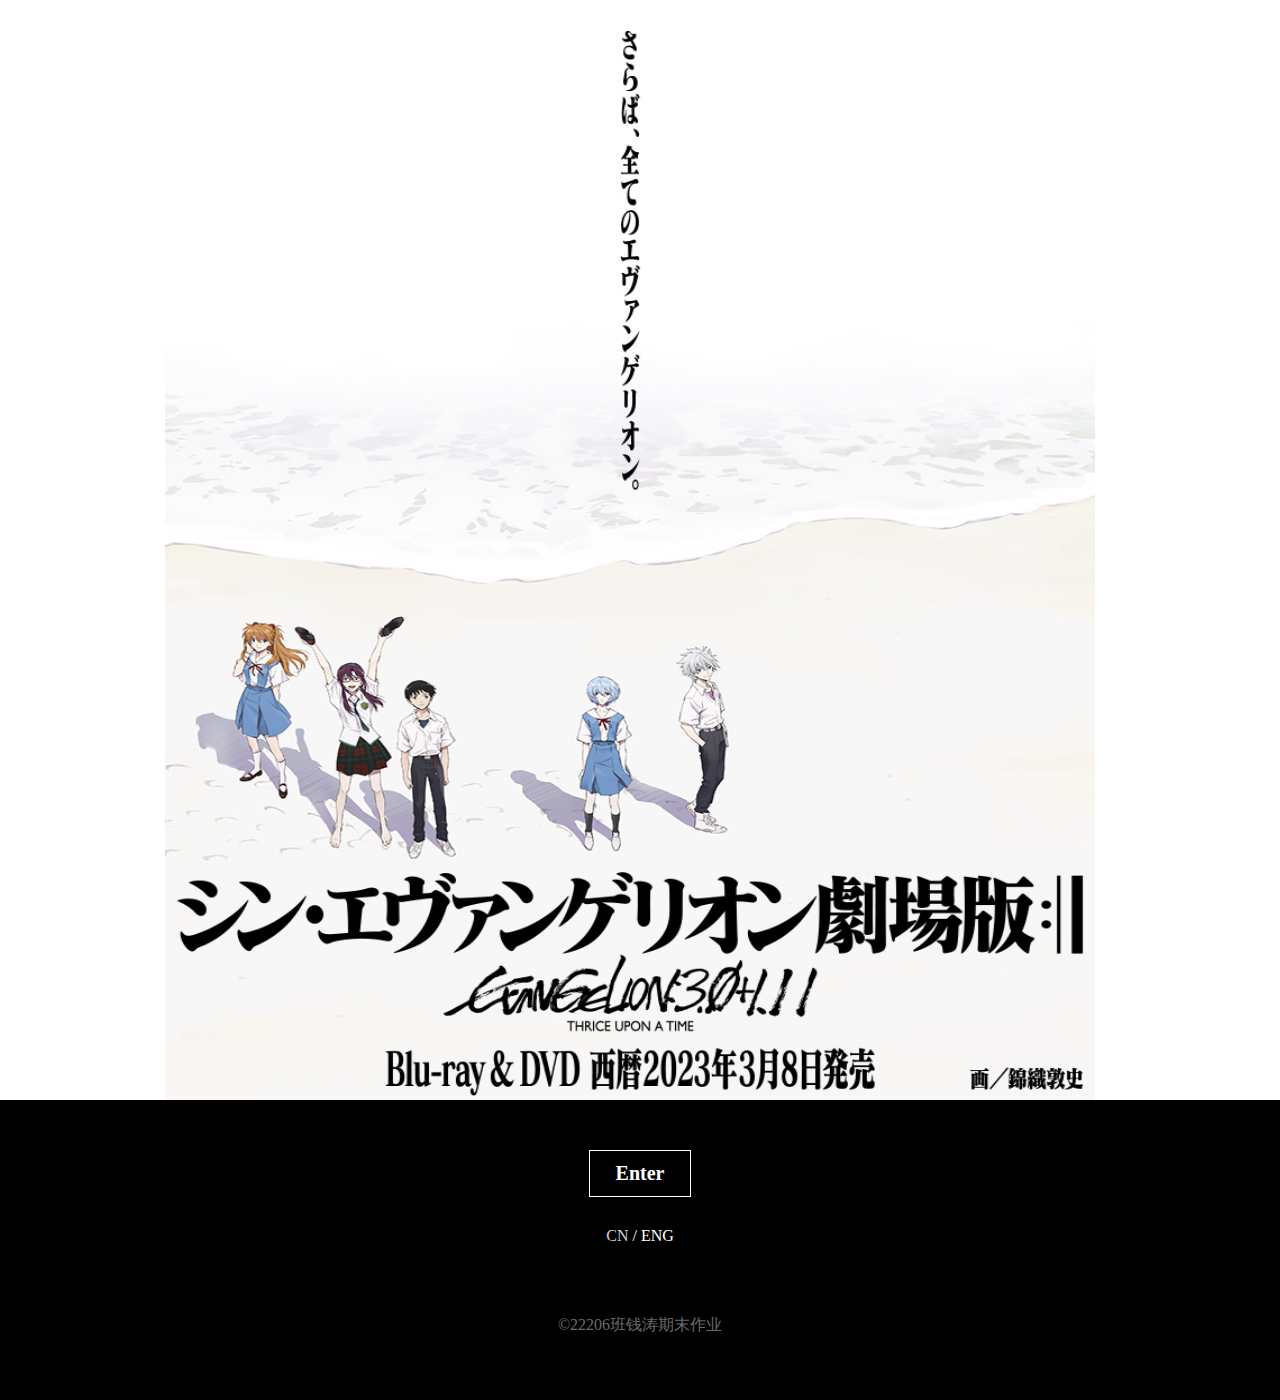
<file: index.html>
<!DOCTYPE html>
<html>
<head>
    <meta charset="UTF-8">
    <meta http-equiv="X-UA-Compatible" content="IE=edge">
    <meta name="viewport" content="width=device-width, initial-scale=1.0">
    <title>欢迎来到Eva首页</title>
   
</head>
<link rel="stylesheet" type="text/css" href="22206钱涛期末/CSS/index.css">
<body>
    <!-- 大图片开始 -->
    <div class="box">
        <a href="22206钱涛期末/HTML/main.html" target="_blank"><img src="22206钱涛期末/image/背景.jpg" alt=""></a>
    </div>
    <!-- 大图片结束 -->

    <!-- 尾栏开始 -->
    <div class="box2">
        <a href="22206钱涛期末/HTML/main.html" target="_blank"><div class="enter"><h3>Enter</h3></div></a>
        <a href="#"><div class="cn"><p>CN</p>&nbsp;/&nbsp;ENG</div></a>
        <div class="copy"><p>&copy;22206班钱涛期末作业</p></div>
    </div>
    <!-- 尾栏结束 -->

</body>
</html>
</file>
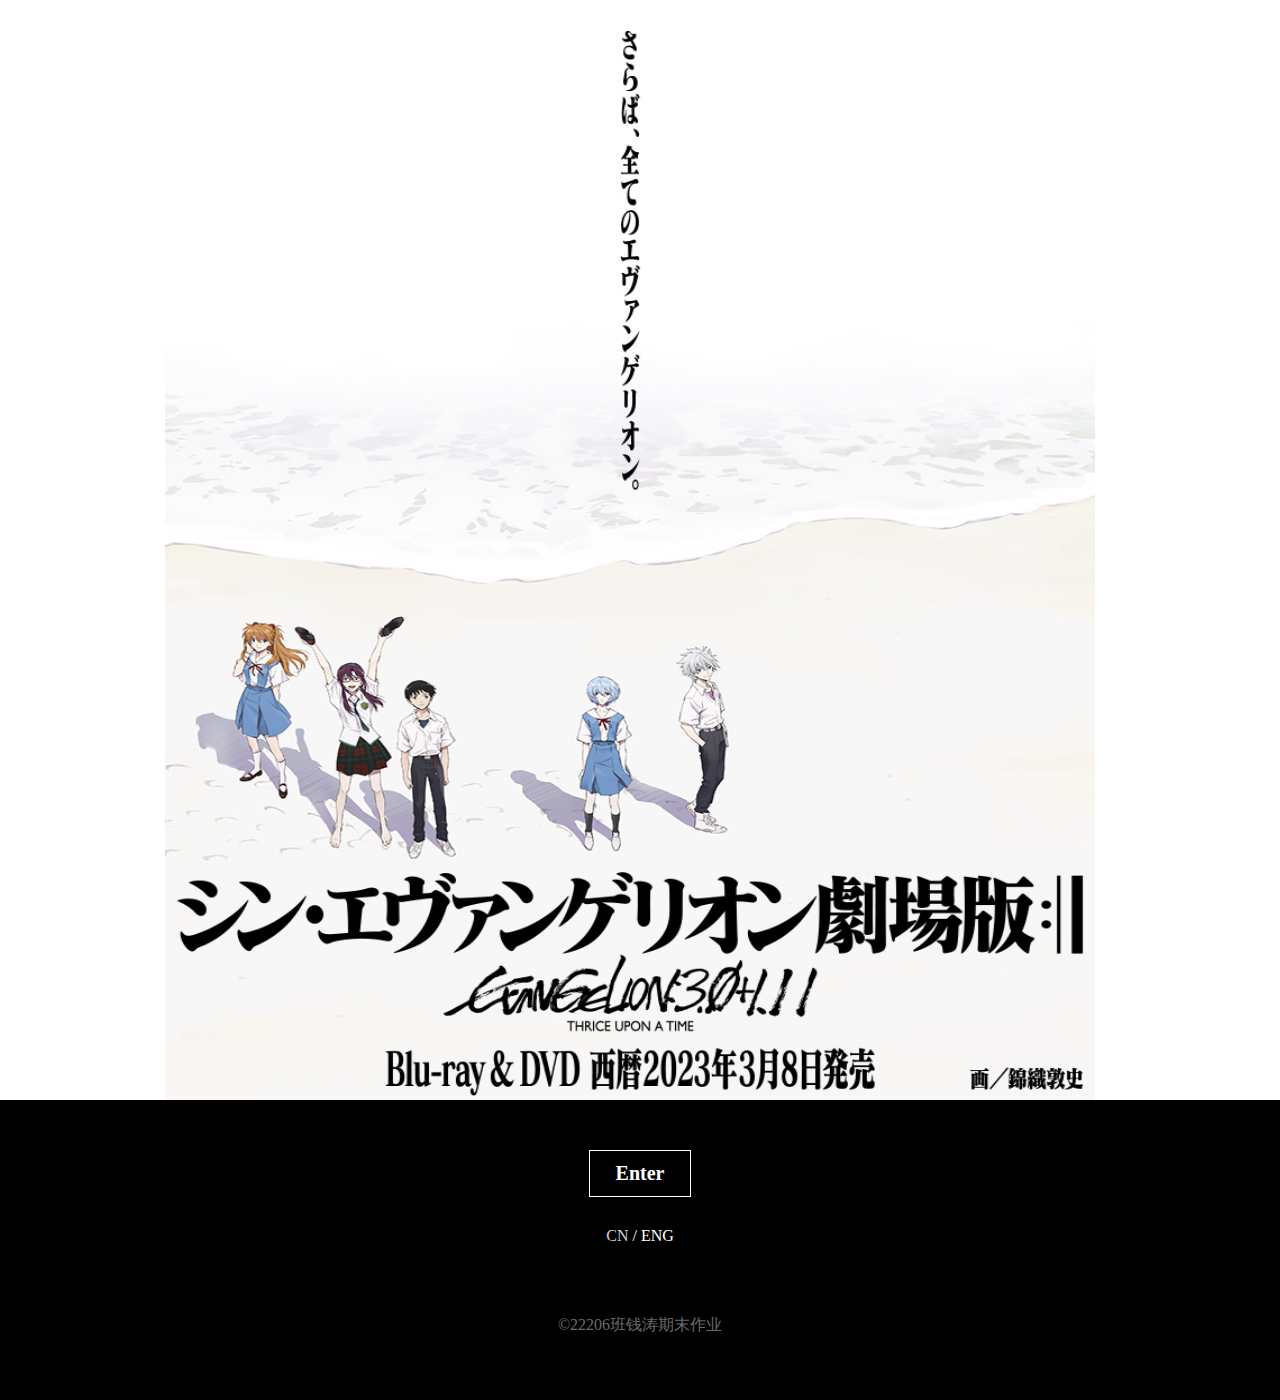
<file: 22206钱涛期末/index.html>
<!DOCTYPE html>
<html>
<head>
    <meta charset="UTF-8">
    <meta http-equiv="X-UA-Compatible" content="IE=edge">
    <meta name="viewport" content="width=device-width, initial-scale=1.0">
    <title>欢迎来到Eva首页</title>
   
</head>
<link rel="stylesheet" type="text/css" href="CSS/index.css">
<body>
    <!-- 大图片开始 -->
    <div class="box">
        <a href="HTML/main.html" target="_blank"><img src="image/背景.jpg" alt=""></a>
    </div>
    <!-- 大图片结束 -->

    <!-- 尾栏开始 -->
    <div class="box2">
        <a href="HTML/main.html" target="_blank"><div class="enter"><h3>Enter</h3></div></a>
        <a href="#"><div class="cn"><p>CN</p>&nbsp;/&nbsp;ENG</div></a>
        <div class="copy"><p>&copy;22206班钱涛期末作业</p></div>
    </div>
    <!-- 尾栏结束 -->

</body>
</html>
</file>
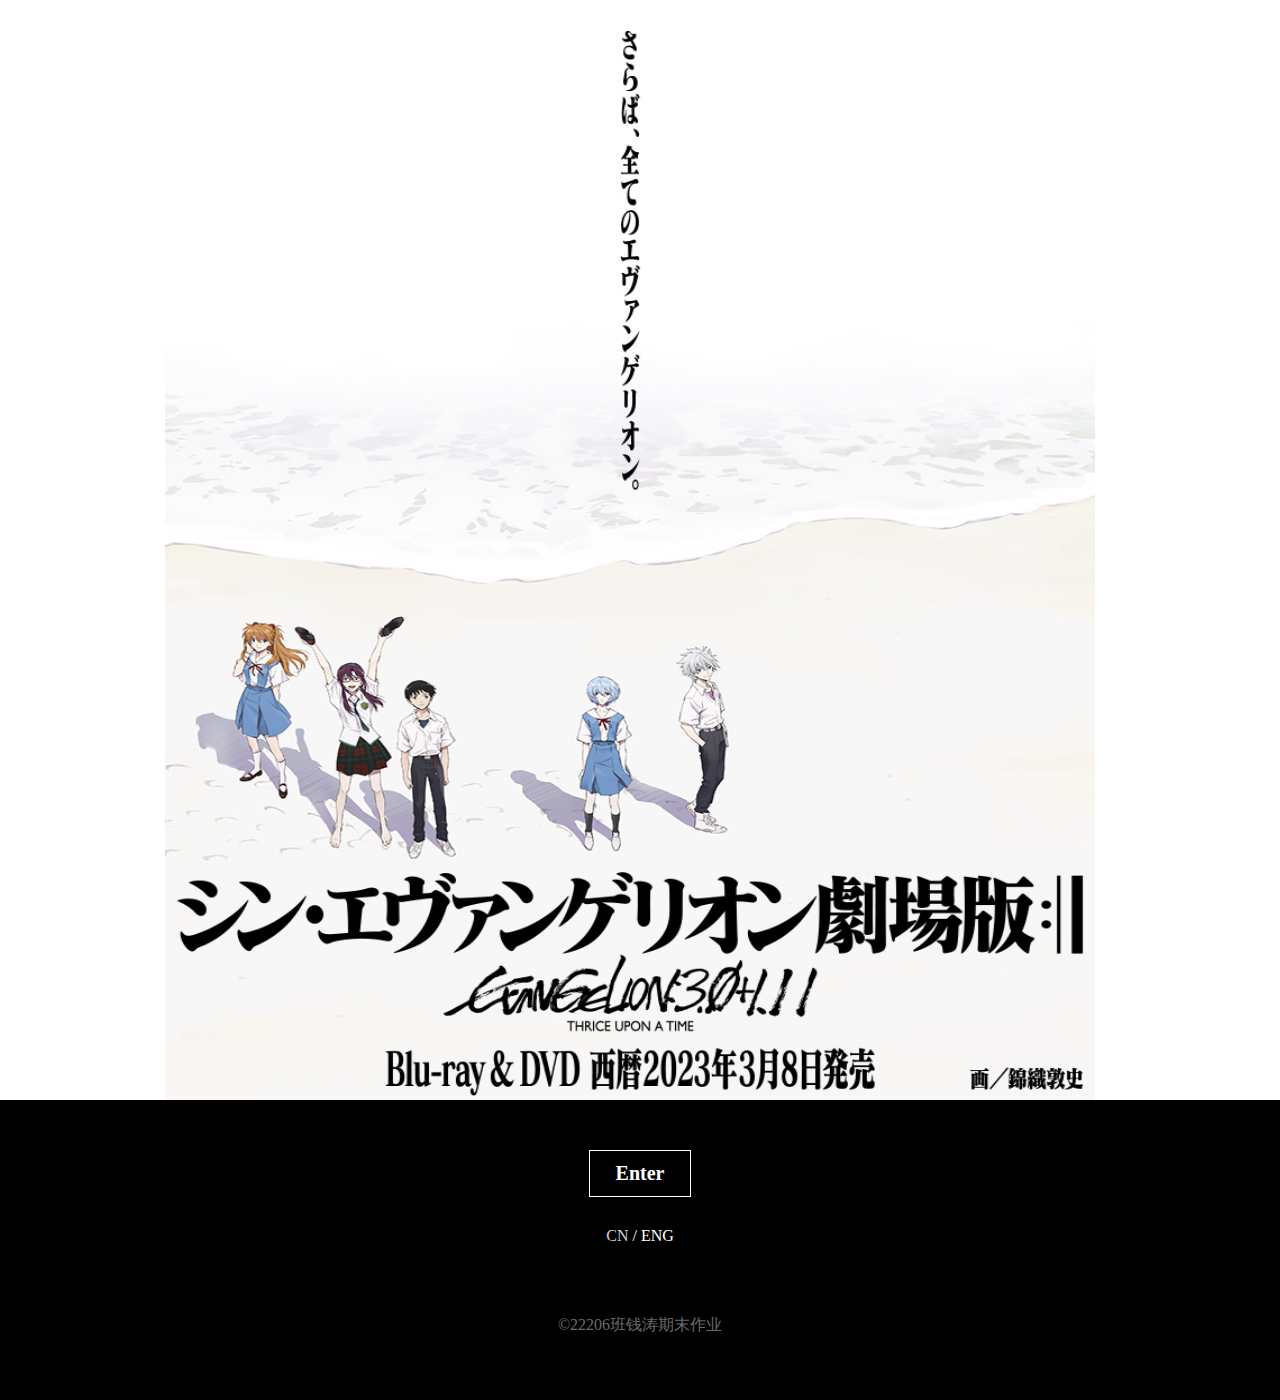
<file: 22206钱涛期末/HTML/index.html>
<!DOCTYPE html>
<html>
<head>
    <meta charset="UTF-8">
    <meta http-equiv="X-UA-Compatible" content="IE=edge">
    <meta name="viewport" content="width=device-width, initial-scale=1.0">
    <title>欢迎来到Eva首页</title>
   
</head>
<link rel="stylesheet" type="text/css" href="../CSS/index.css">
<body>
    <!-- 大图片开始 -->
    <div class="box">
        <a href="../HTML/main.html" target="_blank"><img src="../image/背景.jpg" alt=""></a>
    </div>
    <!-- 大图片结束 -->

    <!-- 尾栏开始 -->
    <div class="box2">
        <a href="../HTML/main.html" target="_blank"><div class="enter"><h3>Enter</h3></div></a>
        <a href="#"><div class="cn"><p>CN</p>&nbsp;/&nbsp;ENG</div></a>
        <div class="copy"><p>&copy;22206班钱涛期末作业</p></div>
    </div>
    <!-- 尾栏结束 -->

</body>
</html>
</file>
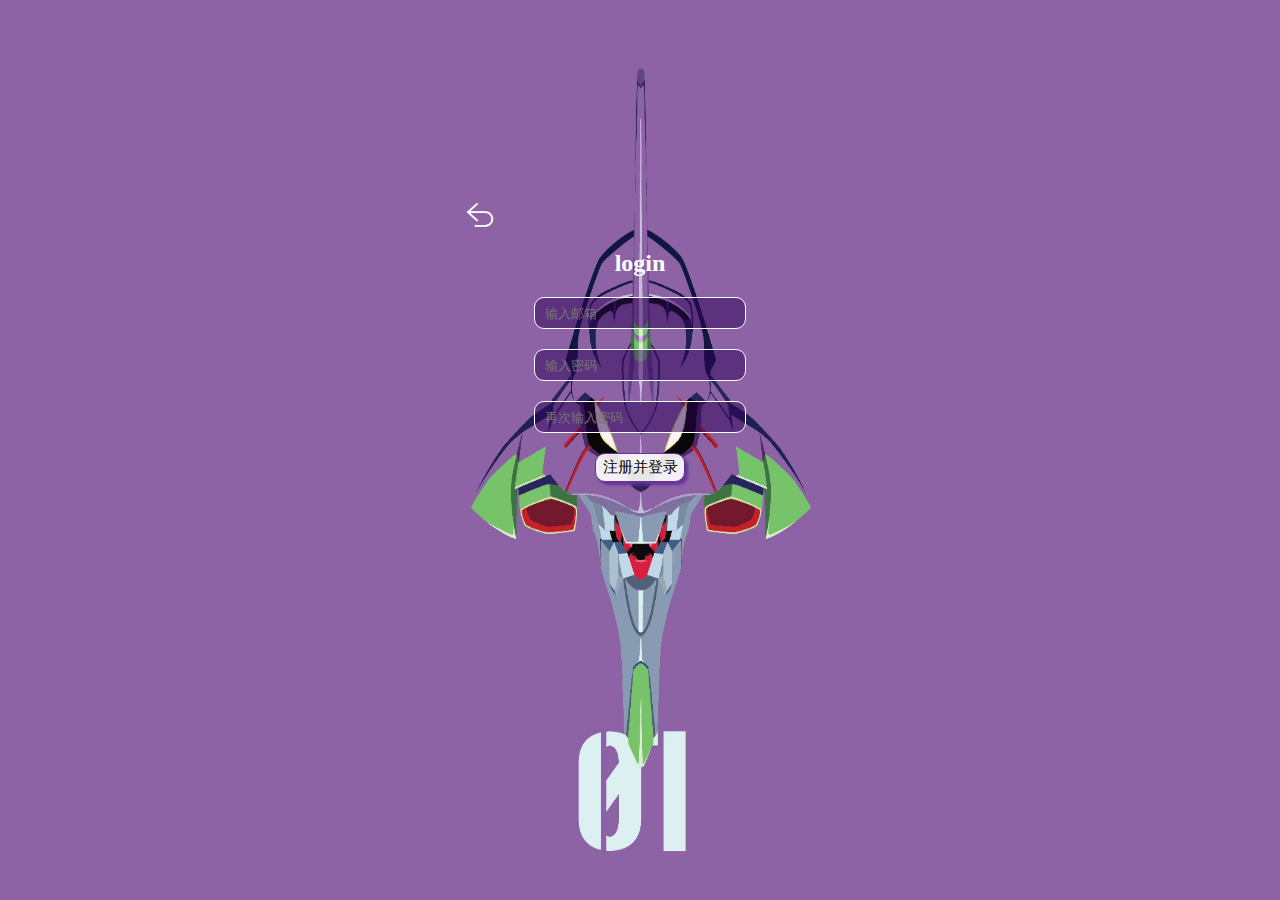
<file: 22206钱涛期末/HTML/login.html>
<!DOCTYPE html>
<html>
<head>
    <meta charset="UTF-8">
    <meta http-equiv="X-UA-Compatible" content="IE=edge">
    <meta name="viewport" content="width=device-width, initial-scale=1.0">
    <link rel="stylesheet" href="../CSS/login.css">
    <link rel="stylesheet" href="../font1/iconfont.css">
    <title>注册页面</title>
</head>
<body>
    <form class="input_box">
        <a href="main.html" class="in1"></a>

        <h2>login</h2>
        <input type="text" placeholder="输入邮箱" class="input1">
        <input type="password" placeholder="输入密码" class="input2">
        <input type="password" placeholder="再次输入密码" class="input3">
        <input type="submit" value="注册并登录" class="input4">
    </form>
</body>
</html>
</file>
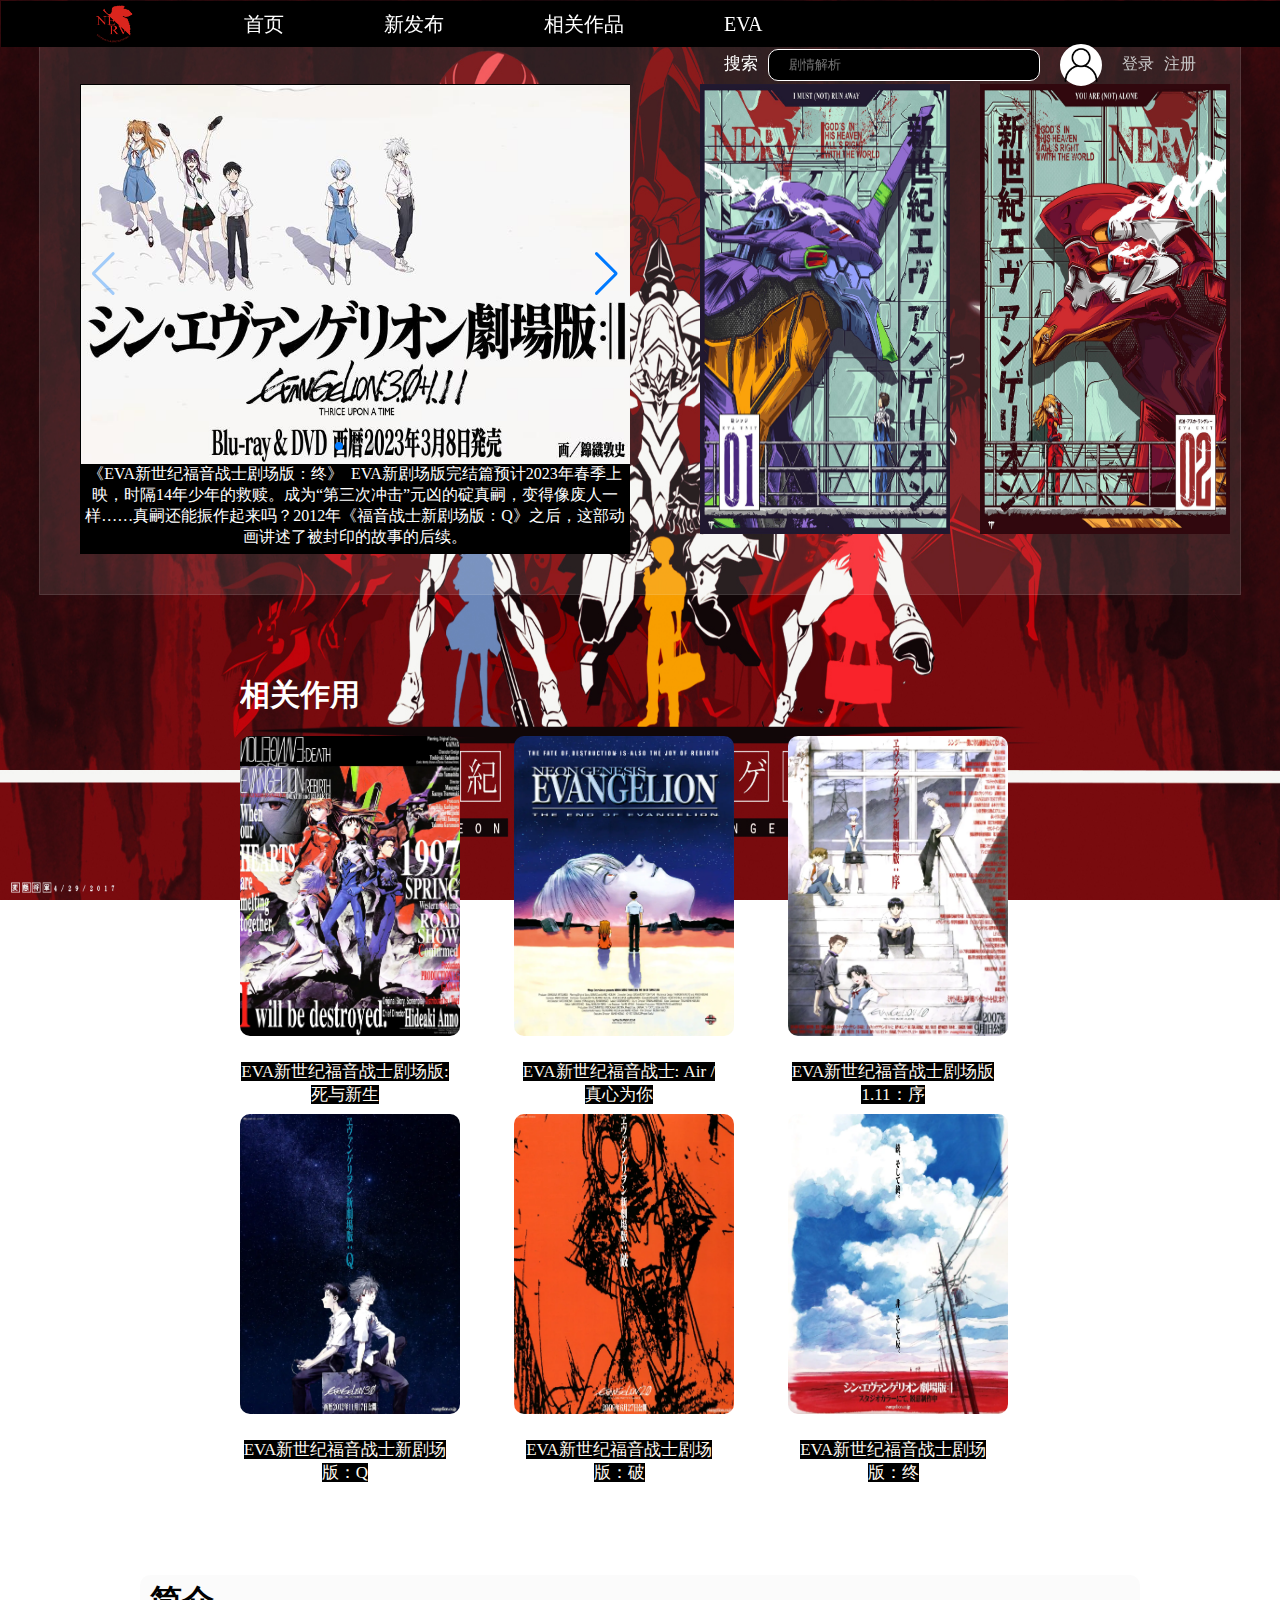
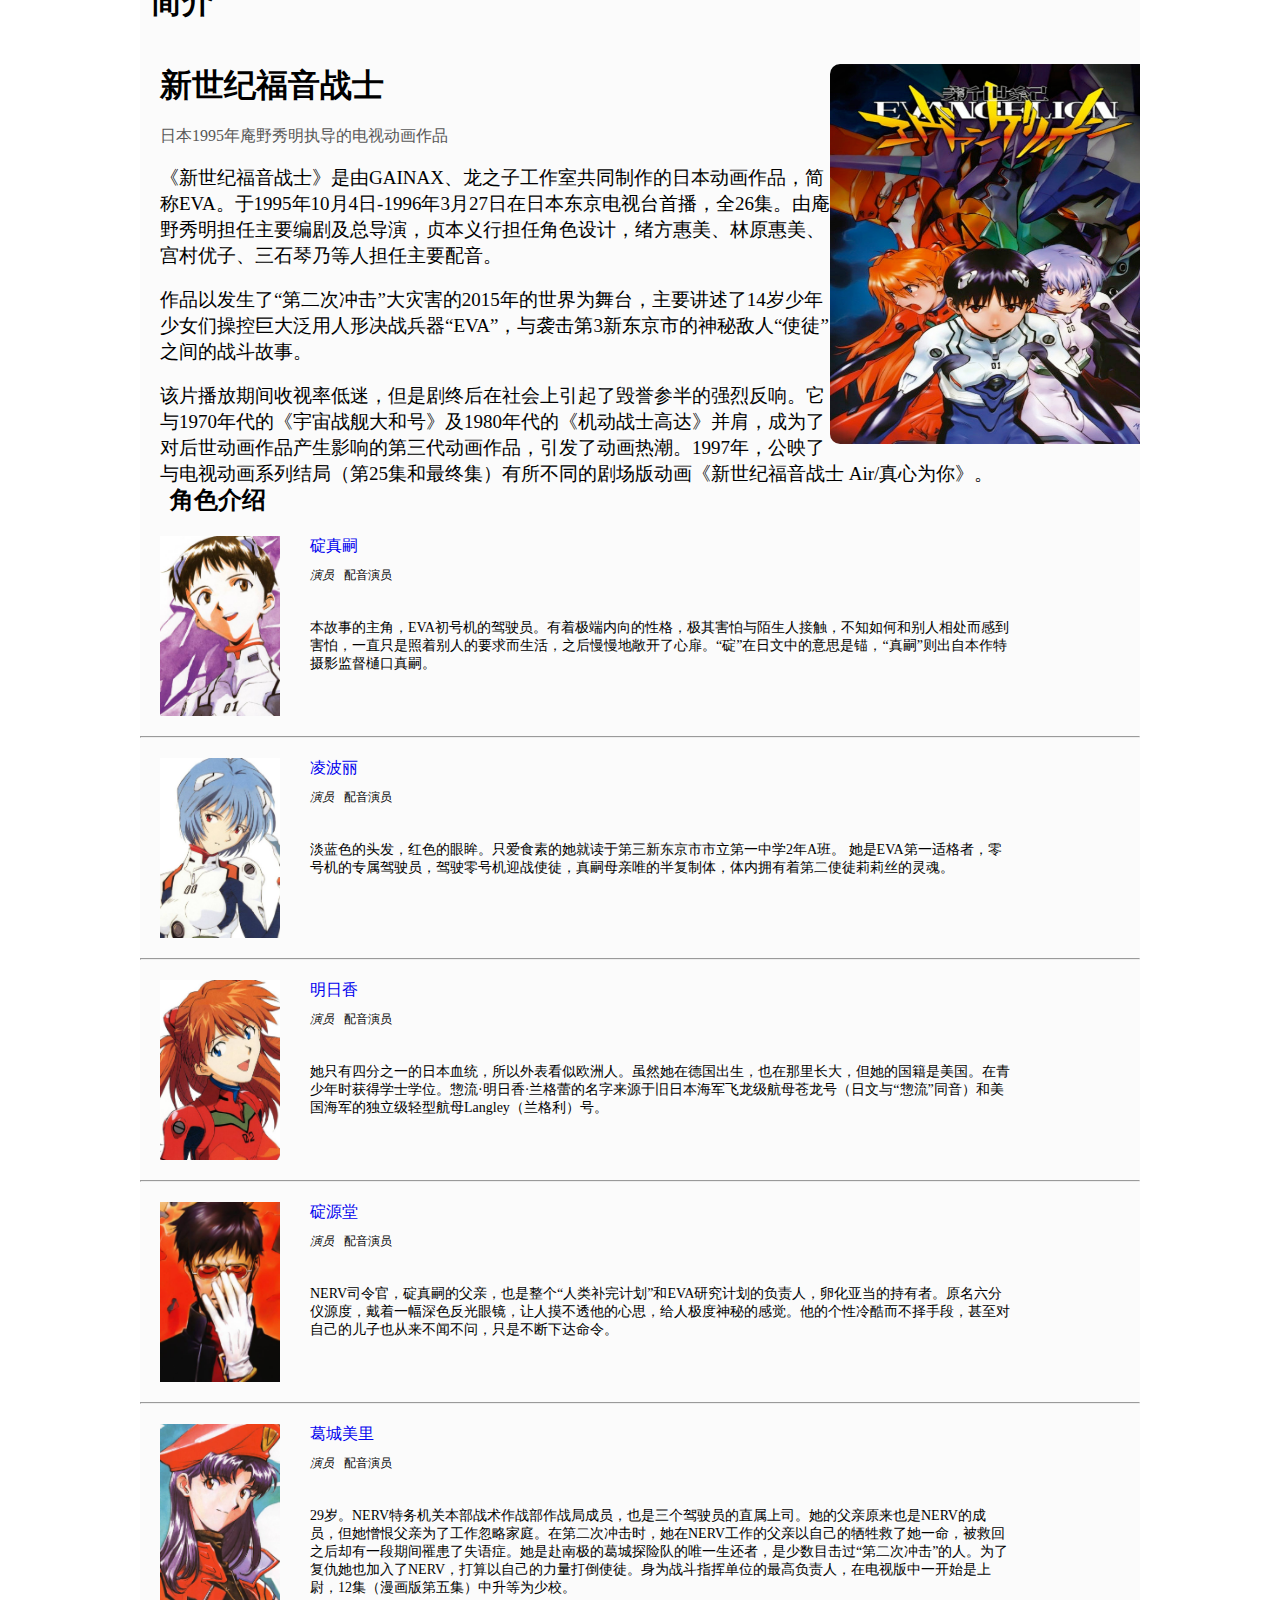
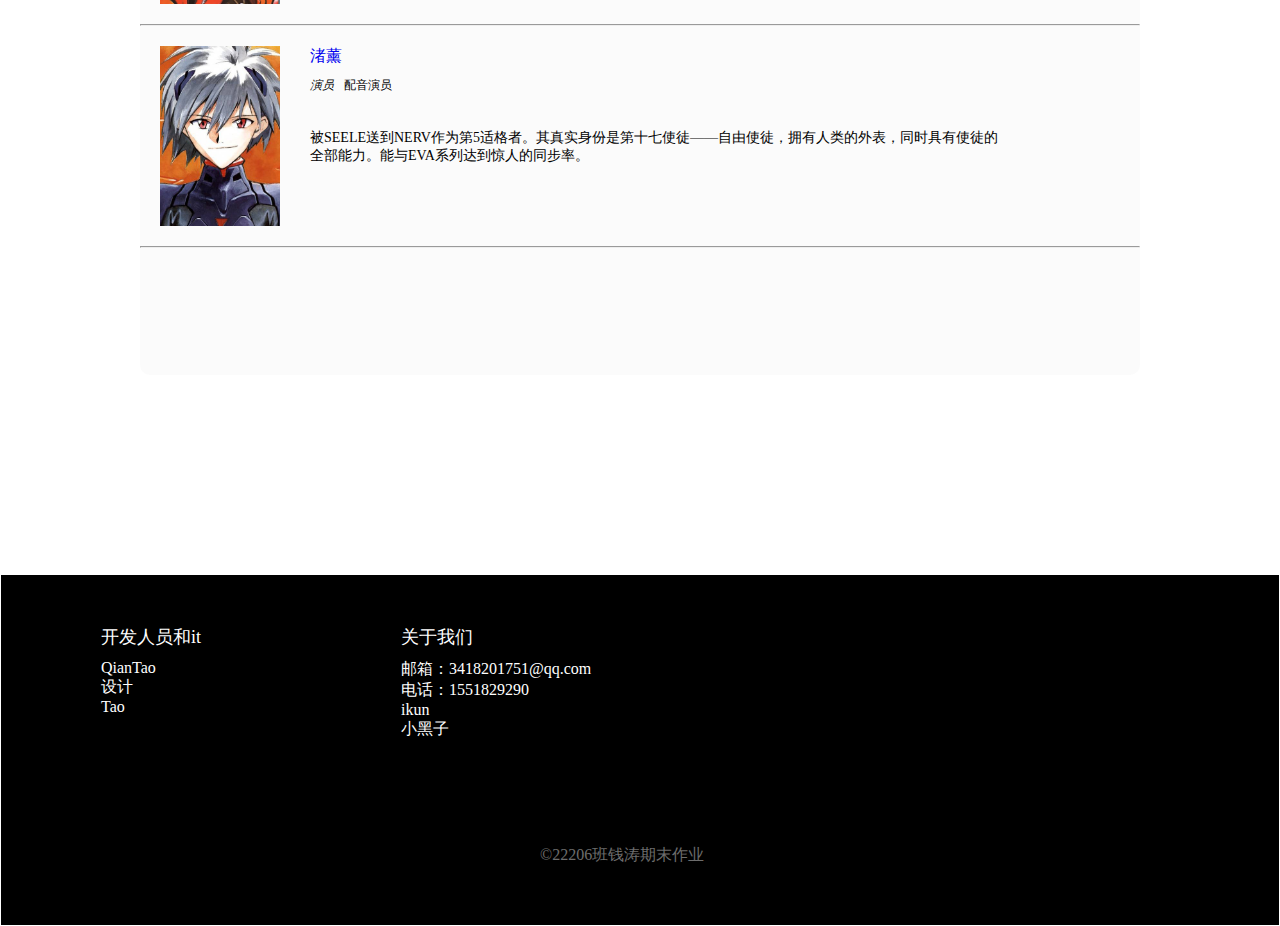
<file: 22206钱涛期末/HTML/main.html>
<!DOCTYPE html>
<html>
<head>
    <meta charset="UTF-8">
    <meta http-equiv="X-UA-Compatible" content="IE=edge">
    <meta name="viewport" content="width=device-width, initial-scale=1.0">
    <title>欢迎来到Eva官网</title>
    <link  rel="shortcut icon" href="../image/logo.ico">
    <link rel="stylesheet" href="../CSS/main.css">
    <link rel="stylesheet" href="../CSS/swiper-bundle.min.css">
</head>
<body>
    
    <!-- 导航栏开始 -->
    <div class="nav_box">
        <div class="imgs"><img src="../image/背景12.png" alt=""></div>
        
        <ul class="nav">
            <li><a href="../HTML/index.html" target="_blank">首页</a></li>
            <li><a href="#">新发布</a></li>
            <li><a href="#worksA">相关作品</a></li>
            <li><a href="#jianjie">EVA</a></li>
        </ul>
        <!-- 搜索栏 -->
        <ul class="navget">
            <li class="nav_li1"><label><p>搜索</p><input type="text" placeholder="剧情解析"></label></li>
            <li class="nav_li2"><a href="https://github.com/qiantaoit" target="_blank"><img src="../image/注册.png" alt=""></a></li>
            <li class="nav_li3"><a href="../HTML/login.html" target="_blank">登录</a></li>
            <li class="nav_li3"><a href="../HTML/login.html" target="_blank">注册</a></li>
        </ul>
    </div>

    <!-- 导航栏结束 -->
       

    <!-- 新发布开始 -->
        <div class="news"> 
            <!-- 轮播图开始 -->
            <div class="news_1">  
                  <div class="swiper mySwiper">
                    <div class="swiper-wrapper">
                      <div class="swiper-slide"><img src="../image/lun3.jpg" alt=""></div>
                      <div class="swiper-slide"><img src="../image/lun4.jpg" alt=""></div>
                      <div class="swiper-slide"><img src="../image/lun6.jpg" alt=""></div>
                    </div>
                    <div class="swiper-button-next"></div>
                    <div class="swiper-button-prev"></div>
                    <div class="swiper-pagination"></div>
                  </div>
                <a href="#">
                    <!-- <img src="../image/预告图.jpg" alt=""> -->
                <p>《EVA新世纪福音战士剧场版：终》 &nbsp;EVA新剧场版完结篇预计2023年春季上映，时隔14年少年的救赎。成为“第三次冲击”元凶的碇真嗣，变得像废人一样……真嗣还能振作起来吗？2012年《福音战士新剧场版：Q》之后，这部动画讲述了被封印的故事的后续。</p>
                </a>
            </div>

            <!-- 轮播图结束 -->
            <div class="news_2">
                <a href="#">
                    <img src="../image/x2.jpg" alt="图片无法显示">
                </a>
                </div>
            <div class="news_3">
                <a href="#"><img src="../image/x1.jpg" alt="图片无法显示"></a></div>
        </div>
    <!-- 新发布结束 -->


    <!-- 浮悬音乐播放开始 -->
    <audio controls="controls" autoplay="autoplay">
        <source src="../music/One Last Kiss 钢琴版《新世纪福音战士新剧场版：终》.mp3" type="audio/mpeg">
    </audio>
    <!-- 浮悬音乐播放结束 -->


    <!-- 相关作品开始 -->
        <div class="works_show">
           <h3 id="worksA">相关作用</h3>
            <ul class="works1">
                <li class="li1"><a href="https://search.bilibili.com/all?keyword=eva&from_source=webtop_search&spm_id_from=333.1007&search_source=5" target="_blank">
                    <img src="../image/封面1.webp" alt="">
                    <font>EVA新世纪福音战士剧场版: 死与新生</font>
                </a></li>
                <li class="li2"><a href="https://search.bilibili.com/all?keyword=eva&from_source=webtop_search&spm_id_from=333.1007&search_source=5" target="_blank">
                    <img src="../image/封面2.webp" alt="">
                    <font>EVA新世纪福音战士: Air / 真心为你</font>
                </a></li>
                <li class="li3"><a href="https://search.bilibili.com/all?keyword=eva&from_source=webtop_search&spm_id_from=333.1007&search_source=5" target="_blank">
                    <img src="../image/封面3.webp" alt="">
                    <font>EVA新世纪福音战士剧场版1.11：序 </font>
                </a></li>
            </ul>

            <ul class="works2">
                <li class="li4"><a href="https://search.bilibili.com/all?keyword=eva&from_source=webtop_search&spm_id_from=333.1007&search_source=5" target="_blank">
                    <img src="../image/封面4.webp" alt="">
                    <font>EVA新世纪福音战士新剧场版：Q</font>
                </a></li>
                <li class="li5"><a href="https://search.bilibili.com/all?keyword=eva&from_source=webtop_search&spm_id_from=333.1007&search_source=5" target="_blank">
                    <img src="../image/封面6.webp" alt="">
                    <font>EVA新世纪福音战士剧场版：破</font>
                </a></li>
                <li class="li6"><a href="https://search.bilibili.com/all?keyword=eva&from_source=webtop_search&spm_id_from=333.1007&search_source=5" target="_blank">
                    <img src="../image/封面5.webp" alt="">
                    <font>EVA新世纪福音战士剧场版：终</font>
                </a></li>
            </ul>

        </div>
    <!-- 相关作品结束 -->


    <!-- eva说明 -->
            <div class="eva_add">
               
                <h1 class="jianjie" id="jianjie">简介</h1>
                <div class="eva_text1">
                    <p><img src="../image/说明图片.jfif" alt=""></p>
                    <h1>新世纪福音战士</h1>
                <br>
                <p class="p1">日本1995年庵野秀明执导的电视动画作品</p>
                <br>
                <p class="p2">《新世纪福音战士》是由GAINAX、龙之子工作室共同制作的日本动画作品，简称EVA。于1995年10月4日-1996年3月27日在日本东京电视台首播，全26集。由庵野秀明担任主要编剧及总导演，贞本义行担任角色设计，绪方惠美、林原惠美、宫村优子、三石琴乃等人担任主要配音。</p>
                <br>
                <p>作品以发生了“第二次冲击”大灾害的2015年的世界为舞台，主要讲述了14岁少年少女们操控巨大泛用人形决战兵器“EVA”，与袭击第3新东京市的神秘敌人“使徒”之间的战斗故事。</p>
                <br>
                <p>该片播放期间收视率低迷，但是剧终后在社会上引起了毁誉参半的强烈反响。它与1970年代的《宇宙战舰大和号》及1980年代的《机动战士高达》并肩，成为了对后世动画作品产生影响的第三代动画作品，引发了动画热潮。1997年，公映了与电视动画系列结局（第25集和最终集）有所不同的剧场版动画《新世纪福音战士 Air/真心为你》。
                </p>
                
                </div>
                
                <h2>角色介绍</h2>

                <div class="renwu">
                    <img src="../image/碇真嗣.jfif" alt="">
                    <ul>
                        <li class="ren_li1"><a href="#">碇真嗣</a></li>
                        <li class="ren_li2"><em>演员</em>配音演员</li>
                        <li class="ren_li3">本故事的主角，EVA初号机的驾驶员。有着极端内向的性格，极其害怕与陌生人接触，不知如何和别人相处而感到害怕，一直只是照着别人的要求而生活，之后慢慢地敞开了心扉。“碇”在日文中的意思是锚，“真嗣”则出自本作特摄影监督樋口真嗣。</li>
                    </ul>
                    
                </div>
                <hr>
                
                <div class="renwu">
                    <img src="../image/凌波丽.jfif" alt="">
                    <ul>
                        <li class="ren_li1"><a href="#">凌波丽</a></li>
                        <li class="ren_li2"><em>演员</em>配音演员</li>
                        <li class="ren_li3">淡蓝色的头发，红色的眼眸。只爱食素的她就读于第三新东京市市立第一中学2年A班。 她是EVA第一适格者，零号机的专属驾驶员，驾驶零号机迎战使徒，真嗣母亲唯的半复制体，体内拥有着第二使徒莉莉丝的灵魂。</li>
                    </ul>
                    
                </div>
                <hr>
                <div class="renwu">
                    <img src="../image/明日香.jfif" alt="">
                    <ul>
                        <li class="ren_li1"><a href="#">明日香</a></li>
                        <li class="ren_li2"><em>演员</em>配音演员</li>
                        <li class="ren_li3">她只有四分之一的日本血统，所以外表看似欧洲人。虽然她在德国出生，也在那里长大，但她的国籍是美国。在青少年时获得学士学位。惣流·明日香·兰格蕾的名字来源于旧日本海军飞龙级航母苍龙号（日文与“惣流”同音）和美国海军的独立级轻型航母Langley（兰格利）号。</li>
                    </ul>
                
                </div>
                <hr>

                <div class="renwu">
                    <img src="../image/碇源堂.jfif" alt="">
                    <ul>
                        <li class="ren_li1"><a href="#">碇源堂</a></li>
                        <li class="ren_li2"><em>演员</em>配音演员</li>
                        <li class="ren_li3">NERV司令官，碇真嗣的父亲，也是整个“人类补完计划”和EVA研究计划的负责人，卵化亚当的持有者。原名六分仪源度，戴着一幅深色反光眼镜，让人摸不透他的心思，给人极度神秘的感觉。他的个性冷酷而不择手段，甚至对自己的儿子也从来不闻不问，只是不断下达命令。</li>
                    </ul>
                </div>
                <hr>

                <div class="renwu">
                    <img src="../image/葛城美里.jfif" alt="">
                    <ul>
                        <li class="ren_li1"><a href="#">葛城美里</a></li>
                        <li class="ren_li2"><em>演员</em>配音演员</li>
                        <li class="ren_li3">29岁。NERV特务机关本部战术作战部作战局成员，也是三个驾驶员的直属上司。她的父亲原来也是NERV的成员，但她憎恨父亲为了工作忽略家庭。在第二次冲击时，她在NERV工作的父亲以自己的牺牲救了她一命，被救回之后却有一段期间罹患了失语症。她是赴南极的葛城探险队的唯一生还者，是少数目击过“第二次冲击”的人。为了复仇她也加入了NERV，打算以自己的力量打倒使徒。身为战斗指挥单位的最高负责人，在电视版中一开始是上尉，12集（漫画版第五集）中升等为少校。</li>
                    </ul>
                </div>
          
            <hr>

            <div class="renwu">
                <img src="../image/渚薰.jfif" alt="">
                <ul>
                    <li class="ren_li1"><a href="#">渚薰</a></li>
                    <li class="ren_li2"><em>演员</em>配音演员</li>
                    <li class="ren_li3">被SEELE送到NERV作为第5适格者。其真实身份是第十七使徒——自由使徒，拥有人类的外表，同时具有使徒的全部能力。能与EVA系列达到惊人的同步率。</li>
                </ul>
        </div>
        <hr>
        </div>
    <!-- eva说明结束 -->

        <!-- 尾栏开始 -->

        <div class="tila">
           
            <div class="dd_tila">
               <div class="box1">
                <dl>
                    <dt>开发人员和it</dt>
                    <dd>QianTao</dd>
                    <dd>设计</dd>
                    <dd>Tao</dd>
                </dl>
           </div>
    
           <div class="box1">
            <dl>
                <dt>关于我们</dt>
                <dd>邮箱：3418201751@qq.com</dd>
                <dd>电话：1551829290</dd>
                <dd>ikun</dd>
                <dd>小黑子</dd>
            </dl>
       </div>
    </div>
           


   <div class="box2">
    <p>&copy;22206班钱涛期末作业</p>
   </div>
            
        </div>
        <!-- 围栏结束 -->




    <script src="../js/swiper-bundle.min.js"></script>
    <script>
       var swiper = new Swiper(".mySwiper", {
        spaceBetween: 30,
        centeredSlides: true,
        autoplay: {
          delay: 2500,
          disableOnInteraction: false,
        },
        pagination: {
          el: ".swiper-pagination",
          clickable: true,
        },
        navigation: {
          nextEl: ".swiper-button-next",
          prevEl: ".swiper-button-prev",
        },
      });
     </script>
</body>

</html>
</file>
<file: 22206钱涛期末/CSS/index.css>
*{
    margin: 0;
    padding: 0;
 }
a{
    text-decoration: none;
}
 
 body{
    background-color: rgb(255, 255, 255);
 }
 .box{
    width: 950px;
    height: 1100px;
    margin: auto;
 }
 /* 图片 */
 .box a img {
    width: 930px;
    height: 1100px;
 }


 /* 尾栏开始 */
 .box2{
    width: 100%;
    height: 300px;
    background-color: black;
    border: 1px solid none;
    overflow: hidden;
 }

 .box2 .enter{
    width: 100px;
    height: 45px;
    border: 1px solid #fff;
    margin: auto;
    margin-top: 50px;
    /* 文本水平居中 */
    text-align: center;
 }

 .enter h3{
    color: #fff;
    font-size: 20px;
    /* 文本垂直居中 */
    line-height: 45px; 
 }

 .box2 .cn{
    color: #fff;
    text-align: center;
    margin-top: 30px;
 }

 .cn p {
    color: rgb(210, 210, 210);
    display: inline;
 }

 .copy{
    color: rgb(106, 106, 106);
    text-align: center;
    margin-top: 70px;
 }
</file>
<file: 22206钱涛期末/CSS/login.css>
*{
    margin: 0;
    padding: 0;
}
a{
    text-decoration: none;
}

body{
    background-image: url(../image/713742.jpg);
    background-repeat: no-repeat;
    background-size: 100% 100%;
    background-attachment: fixed;
}
/* 登录界面开始 */
    .in1::before{
        content: '\e6ff';
        font-family: "iconfont";
        color: rgb(255, 255, 255);
        font-size: 30px;
    }

    .in2{
        color: #fff;
        font-size: 18px;
    }

    .in1:hover,.in2:hover{
        display: block;
        width: 100%;
        height: 30px;
        background-color: rgb(111, 0, 214,0.5);
    }

.input_box{
    width: 350px;
    height: 300px;
    margin: auto;
    margin-top: 200px;
}

.input_box h2{
    text-align: center;
    margin: 20px 0 20px 0;
    color: #fff;
}

.input_box input{
    display: block;
    margin: auto;
    margin-bottom: 20px;
    border-radius: 10px;
}

.input1,.input2,.input3{
    width: 200px;
    height: 30px;
    background-color: rgb(44, 0, 86,0.5);
    border: 1px solid #fff;
    padding-left: 10px;
    color: #fff;
}
.input4{
    width: 90px;
    height: 29px;
    background-color: rgba(255, 255, 255, 0.9);
    font-size: 15px;
    border: 1px solid rebeccapurple;
    box-shadow: 3px 3px 3px rebeccapurple;
}
/* 登录界面结束 */
</file>
<file: 22206钱涛期末/font1/iconfont.css>
@font-face {
  font-family: "iconfont"; /* Project id 3812508 */
  src: url('iconfont.woff2?t=1670328070413') format('woff2'),
       url('iconfont.woff?t=1670328070413') format('woff'),
       url('iconfont.ttf?t=1670328070413') format('truetype');
}

.iconfont {
  font-family: "iconfont" !important;
  font-size: 16px;
  font-style: normal;
  -webkit-font-smoothing: antialiased;
  -moz-osx-font-smoothing: grayscale;
}

.icon-fanhui:before {
  content: "\e6ff";
}
</file>
<file: 22206钱涛期末/CSS/main.css>
*{
    margin: 0;
    padding: 0;
}
a{
    text-decoration: none;
}
li{
    list-style: none;
}

body{
    
    background-image: url(../image/7.jpg);
    background-repeat: no-repeat;
    border: 1px solid transparent;
    /* 背景不滚动 */
    background-attachment: fixed;
    background-size: 100% 100%;
    
    
}
/* 导航栏开始 */

.nav_box .imgs{
    width: 100px;
    height: 40px;
    margin-left: 60px;
    float: left;
    /* 内容居中 */
    text-align: center;
}

.imgs img{
    width: 45px;
    height: 40px;
}

.nav_box{
    width: 100%;
    height: 40px;
    border: 3px solid black;
    background-color: rgb(0, 0, 0);
    position: fixed;
    line-height: 40px;
}

.nav{
    float: left;
    width: 650px;
    height: 40px;
    background-color: transparent;
    margin-left: 80px;
    text-align: center;
}
.nav li{ 
    line-height: 40px;
    list-style: none;
    float: left;
    margin-right: 100px;
    font-size: 20px;
    font-family: Serif;

}
.nav li a{
    color: #fff;
}



 /* 搜索栏 */
.navget{
    width: 500px;
    height: 40px;
    float: right;
    margin-right: 60px;
}

.navget li{float: left;}

.nav_li1 p{
    display: inline-block;
    color: #fff;
    margin-right: 10px;
    font-family: Serif;
    font-size: 17px;
    line-height: 40px;
}
.nav_li1 input{
    width: 250px;
    height: 30px;
    padding-left: 20px;
    margin-right: 20px;
    border-radius: 10px;
    background-color: black;
    border: 1px solid #fff;
    color: #fff;
}

.nav_li2{
    width: 38px;
    height: 38px;
    border-radius: 50%;
    border: 2px solid rgb(255, 255, 255);
    background-color: #fff;
    margin-right: 20px;
}

.nav_li2 img{
    width: 100%;
    height: 100%;
}

.nav_li3 a{
    float: left;
    font-family: serif;
    color: rgb(200, 200, 200);
    margin-right: 10px;
}



 /* 搜索栏结束 */
/* 导航栏结束 */



/* 新发布开始 */


.news{
    width: 1200px;
    height: 550px;
    border: 1px solid rgb(255, 255, 255,0.1);
    background-color: rgb(255, 255, 255,0.1);
    margin: auto;
    margin-top: 42px;
}

.news_1{
    width: 550px;
    height: 380px;
    display:inline-block;
    margin:40px 0 0 40px;
}

.news_1 p{
    width: 550px;
    height: 90px;
    background-color: black;
    color: #fff;
    text-align: center;
    font-family: Serif;
}
.news_1 img{
    width: 551px;
    height: 380px;
    display:inline-block;
    border: 1px solid rgb(0, 0, 0);
}

/* 轮播图大小 */
.swiper{
    width: 100%;
    height: 100%;
}  

.news_2{
    width: 250px;
    height: 450px;
    float: right;
    margin: 40px 10px 0 0;
}

.news_3{
    width: 250px;
    height: 450px;
    float: right;
    margin: 40px 30px 0 0;
}

.news_2 img,.news_3 img{
    width: 250px;
    height: 450px;
}
/* 新发布结束 */

/* 浮悬音乐播放开始 */

audio{
    margin-top: 90px;
    margin-left: 1340px;
    position: fixed;
    width: 150px;
}
/* 浮悬音乐播放结束 */




/* <!-- 相关作品开始 --> */
.works_show{
    width: 800px;
    height: 900px;
    margin: auto;
    margin-top: 80px;
    overflow: hidden;
}

.works_show h3{
    color: #fff;
    font-size: 30px;
    margin-bottom: 20px;
    
}

.works1 li {
    width: 210px;
    height: 280px;
    display: inline-block;
    text-align: center;
}

.works2 li{
    width: 210px;
    height: 280px;
    display: inline-block;
    text-align: center;
}

/* 不同格子的边距设置 */
.li2,.li3,.li5,.li6{
    margin-left: 60px;
}

.works2 li{
    margin-top: 10px;
}


/* 为ulli里面的图片居中 */
.works1 li,.works2 li{
    text-align: center;
    margin-bottom: 15px;

}

/* 展示封面图片的大小 */
.works1 img,.works2 img{
    width: 220px;
    height: 300px;
    margin-bottom: 20px;
    border-radius: 10px;
}

.works1 font,.works2 font{
    color: floralwhite;
    background-color: black;
    font-size: 17px;
    font-family: Serif;
}
/* 相关作品结束 */




/* eva说明 */
.eva_add{
    width: 1000px;
    height: 2000px;
    bottom: 1px solid #000;
    background-color: rgb(250, 250, 250,0.8);
    border-radius: 10px;
    margin: auto;
    overflow: hidden;
}

.eva_add .jianjie{
    margin-top: 5px;
    margin-left: 10px;
}

.eva_text1{
    width: 1000px;
    height: 380px;
    margin-top: 20px;
    font-family: serif;
    padding: 20px;
    margin-bottom: 20px;
}

.eva_text1 img{
    width: 330px;
    height: 380px;
    float: right;
    border-radius: 10px;
}

.eva_text1 .p1{
    color: rgb(88, 88, 88);
    font-size: 16px;
}
.eva_text1 p{
    font-size: 19px;
}

.eva_add h2{
    margin-left: 30px;
}


/* 人物介绍开始 */

.renwu{
    width: 100%;
    height: 180px;

    padding: 20px 0;
}


.renwu img{
    width: 120px;
    height: 180px;

    margin-left: 20px;
    float:left;
}

.renwu ul{

    margin-right: 130px;
    width: 700px;
    height: 100%;
    float: right;
}

.renwu ul .ren_li1{
    margin-bottom: 10px;
}
.renwu ul .ren_li2 em{
    margin-bottom: 10px;
    padding-right: 10px;
}
.renwu ul .ren_li2{
    margin-bottom: 35px;
    font-size: 12px;
}
.renwu ul .ren_li3{
    font-size: 14px;
}
/* 人物介绍结束 */
/* eva说明结束 */


/* 围栏开始 */
.tila{

    height: 300px;
    margin-top: 200px;
    background-color: #000;
    color: #fff;
    padding: 0 100px;
    padding-top: 50px;
}

.tila .box1{
    width: 250px;
    height: 60%;
    float: left;
    margin-right: 50px;
}
.box1 dl dt{
    font-size: 18px;
    margin-bottom: 10px;
}
.dd_tila{
    width: 100%;
    height: 60%;
}

.tila .box2{
    width: 200px;
    height: 100px;
    line-height: 100px;
    margin: auto;
    color: rgb(109, 109, 109);
}




/* 围栏结束 */
</file>
